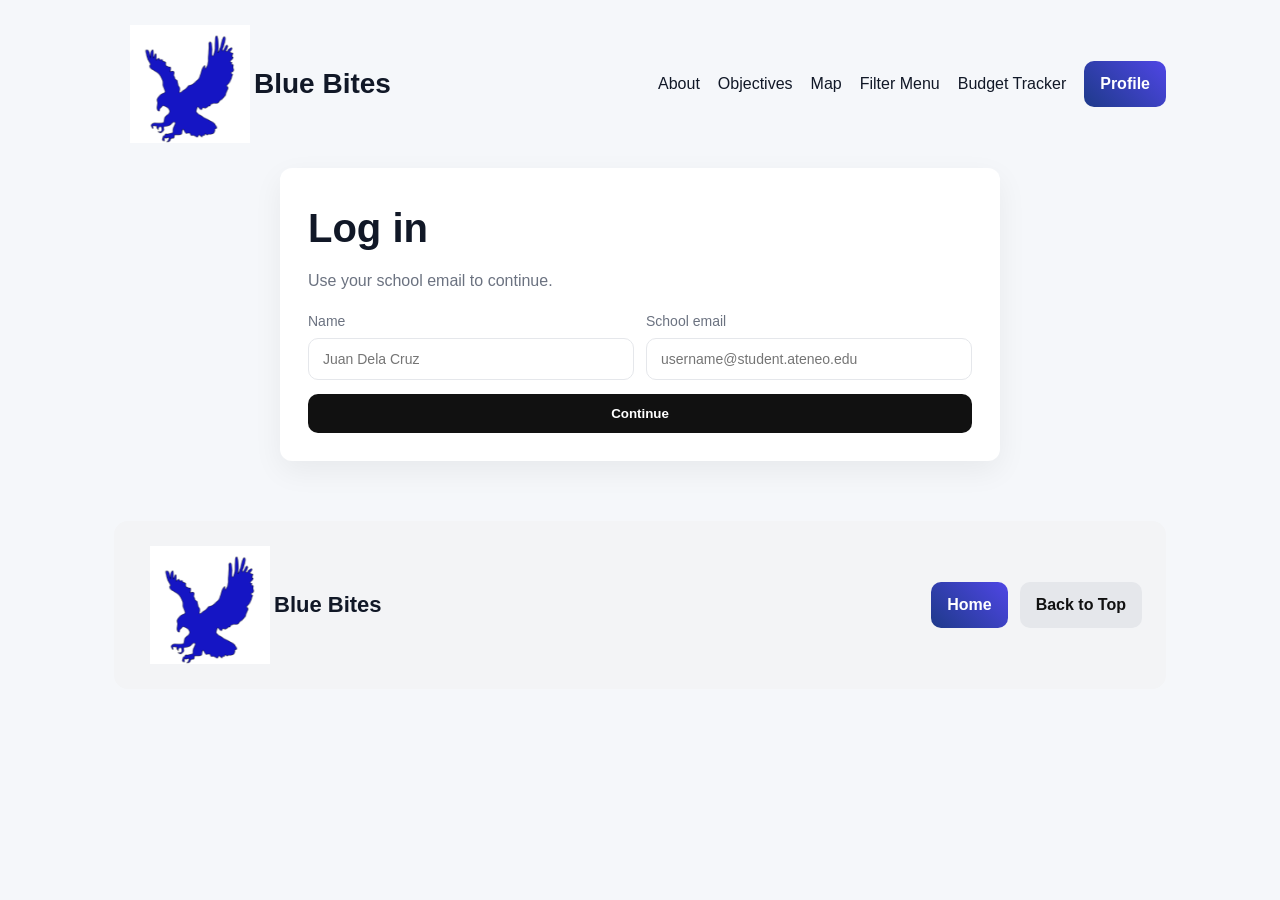
<file: windsurf-project/budget.html>
<!DOCTYPE html>
<html lang="en">
<head>
  <meta charset="UTF-8" />
  <meta name="viewport" content="width=device-width, initial-scale=1.0" />
  <title>Blue Bites — Budget Tracker</title>
  <link rel="stylesheet" href="./styles.css" />
</head>
<body>
  <a id="top"></a>
  <div class="wrapper">
    <header class="header">
      <div class="brand"><a href="index.html" style="display:flex;align-items:center;gap:4px;text-decoration:none;color:inherit;"><img class="logo-img" src="./assets/eagle logo.png" alt="Blue Bites" /><span>Blue Bites</span></a></div>
      <nav class="nav">
        <a href="map.html">Map</a>
        <a href="shop.html#filtersTop">Filter Menu</a>
        <a href="budget.html">Budget Tracker</a>
        <a class="btn" href="profile.html">Profile</a>
        <a href="login.html">Login</a>
      </nav>
    </header>

    <section class="section" style="max-width:900px;margin:0 auto;">
      <h1 class="h1">Budget Tracker</h1>
      <p class="subtle">Keep it simple: set a budget and log your expenses. Saved to your profile.</p>

      <div class="two-col mt-28">
        <div class="card" style="padding:16px;">
          <h3>Budget Setup</h3>
          <form id="budgetSetup" class="form">
            <div class="row">
              <div>
                <div class="label">Budget Amount (₱)</div>
                <input id="amount" class="input" type="number" min="0" step="1" placeholder="1000" />
              </div>
              <div>
                <div class="label">Period (days)</div>
                <input id="periodDays" class="input" type="number" min="1" step="1" placeholder="7" />
              </div>
            </div>
            <button class="submit" type="submit">Save / Reset Period</button>
          </form>

          <div id="budgetSummary" class="mt-28"></div>
        </div>

        <div class="card" style="padding:16px;">
          <h3>Add Expense</h3>
          <form id="expenseForm" class="form">
            <div class="row">
              <div>
                <div class="label">What</div>
                <input id="expNote" class="input" type="text" placeholder="Meal / Snack / Drink" />
              </div>
              <div>
                <div class="label">Amount (₱)</div>
                <input id="expAmount" class="input" type="number" min="1" step="1" placeholder="100" required />
              </div>
            </div>
            <div>
              <div class="label">Date</div>
              <input id="expDate" class="input" type="date" />
            </div>
            <button class="submit" type="submit">Add Expense</button>
          </form>
        </div>
      </div>

      <div class="card mt-28" style="padding:16px;">
        <h3>Expenses</h3>
        <ul id="expensesList"></ul>
      </div>
    </section>

    <footer class="footer">
      <div class="brand"><img class="logo-img" src="./assets/eagle logo.png" alt="Blue Bites" /><span>Blue Bites</span></div>
      <div class="actions">
        <a class="action-btn action-primary" href="index.html">Home</a>
        <a class="action-btn action-secondary" href="#top">Back to Top</a>
      </div>
    </footer>
  </div>
  <script src="./script.js"></script>
</body>
</html>
</file>
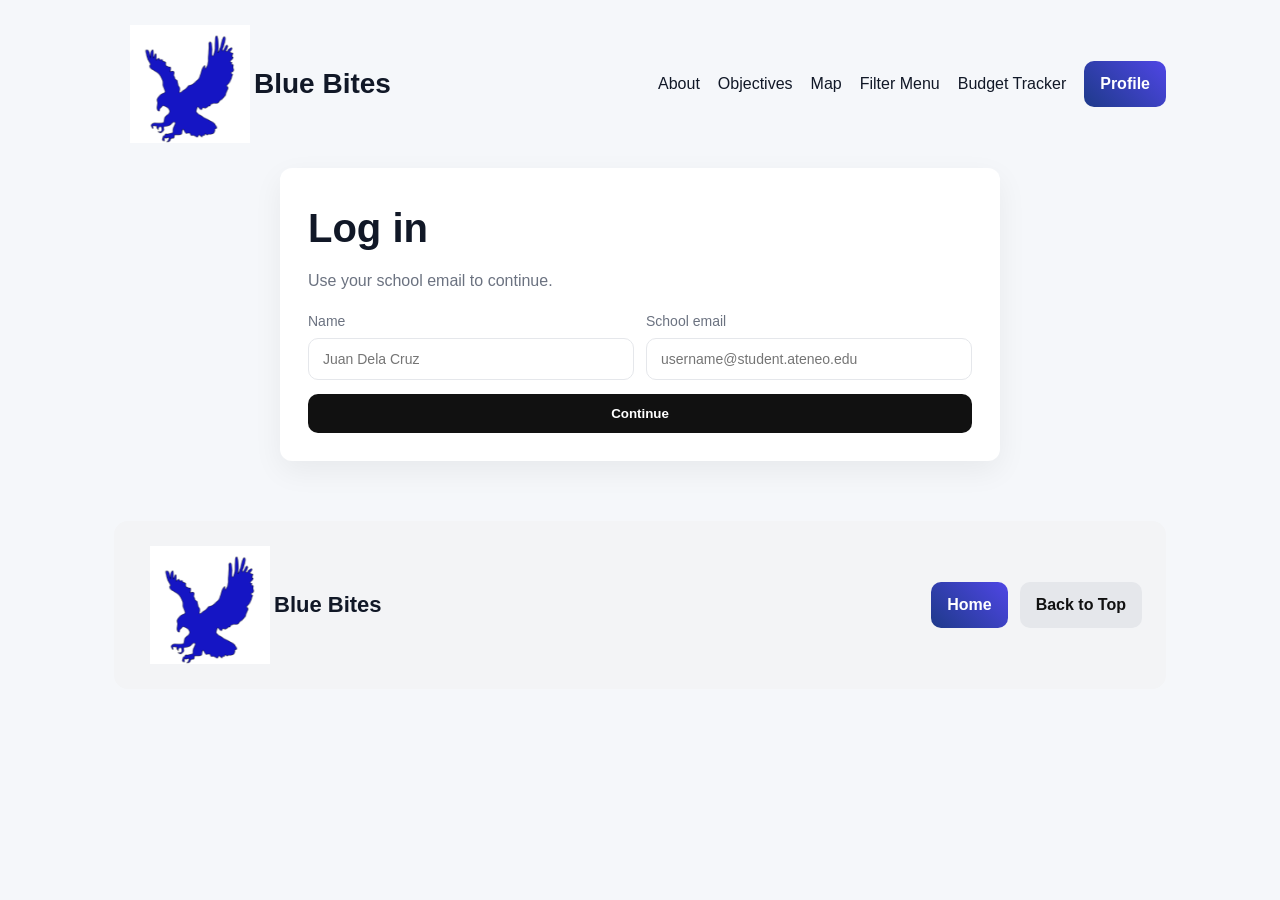
<file: windsurf-project/login.html>
<!DOCTYPE html>
<html lang="en">
<head>
  <meta charset="UTF-8" />
  <meta name="viewport" content="width=device-width, initial-scale=1.0" />
  <title>Blue Bites — Login</title>
  <link rel="stylesheet" href="./styles.css" />
</head>
<body>
  <a id="top"></a>
  <div class="wrapper">
    <header class="header">
      <div class="brand"><img class="logo-img" src="./assets/eagle logo.png" alt="Blue Bites" /><span>Blue Bites</span></div>
      <nav class="nav">
        <a href="index.html">About</a>
        <a href="objectives.html">Objectives</a>
        <a href="map.html">Map</a>
        <a href="shop.html#filtersTop">Filter Menu</a>
        <a href="budget.html">Budget Tracker</a>
        <a class="btn" href="profile.html">Profile</a>
      </nav>
    </header>

    <section class="section" style="max-width:720px;margin:0 auto;">
      <h1 class="h1">Log in</h1>
      <p class="subtle">Use your school email to continue.</p>
      <form id="loginForm" class="form" style="margin-top:16px">
        <div class="row">
          <div>
            <div class="label">Name</div>
            <input id="name" class="input" type="text" placeholder="Juan Dela Cruz" required />
          </div>
          <div>
            <div class="label">School email</div>
            <input id="email" class="input" type="email" placeholder="username@student.ateneo.edu" required />
          </div>
        </div>
        <button class="submit" type="submit">Continue</button>
      </form>
    </section>

    <footer class="footer">
      <div class="brand"><img class="logo-img" src="./assets/eagle logo.png" alt="Blue Bites" /><span>Blue Bites</span></div>
      <div class="actions">
        <a class="action-btn action-primary" href="index.html">Home</a>
        <a class="action-btn action-secondary" href="#top">Back to Top</a>
      </div>
    </footer>
  </div>
  <script src="./script.js"></script>
</body>
</html>
</file>
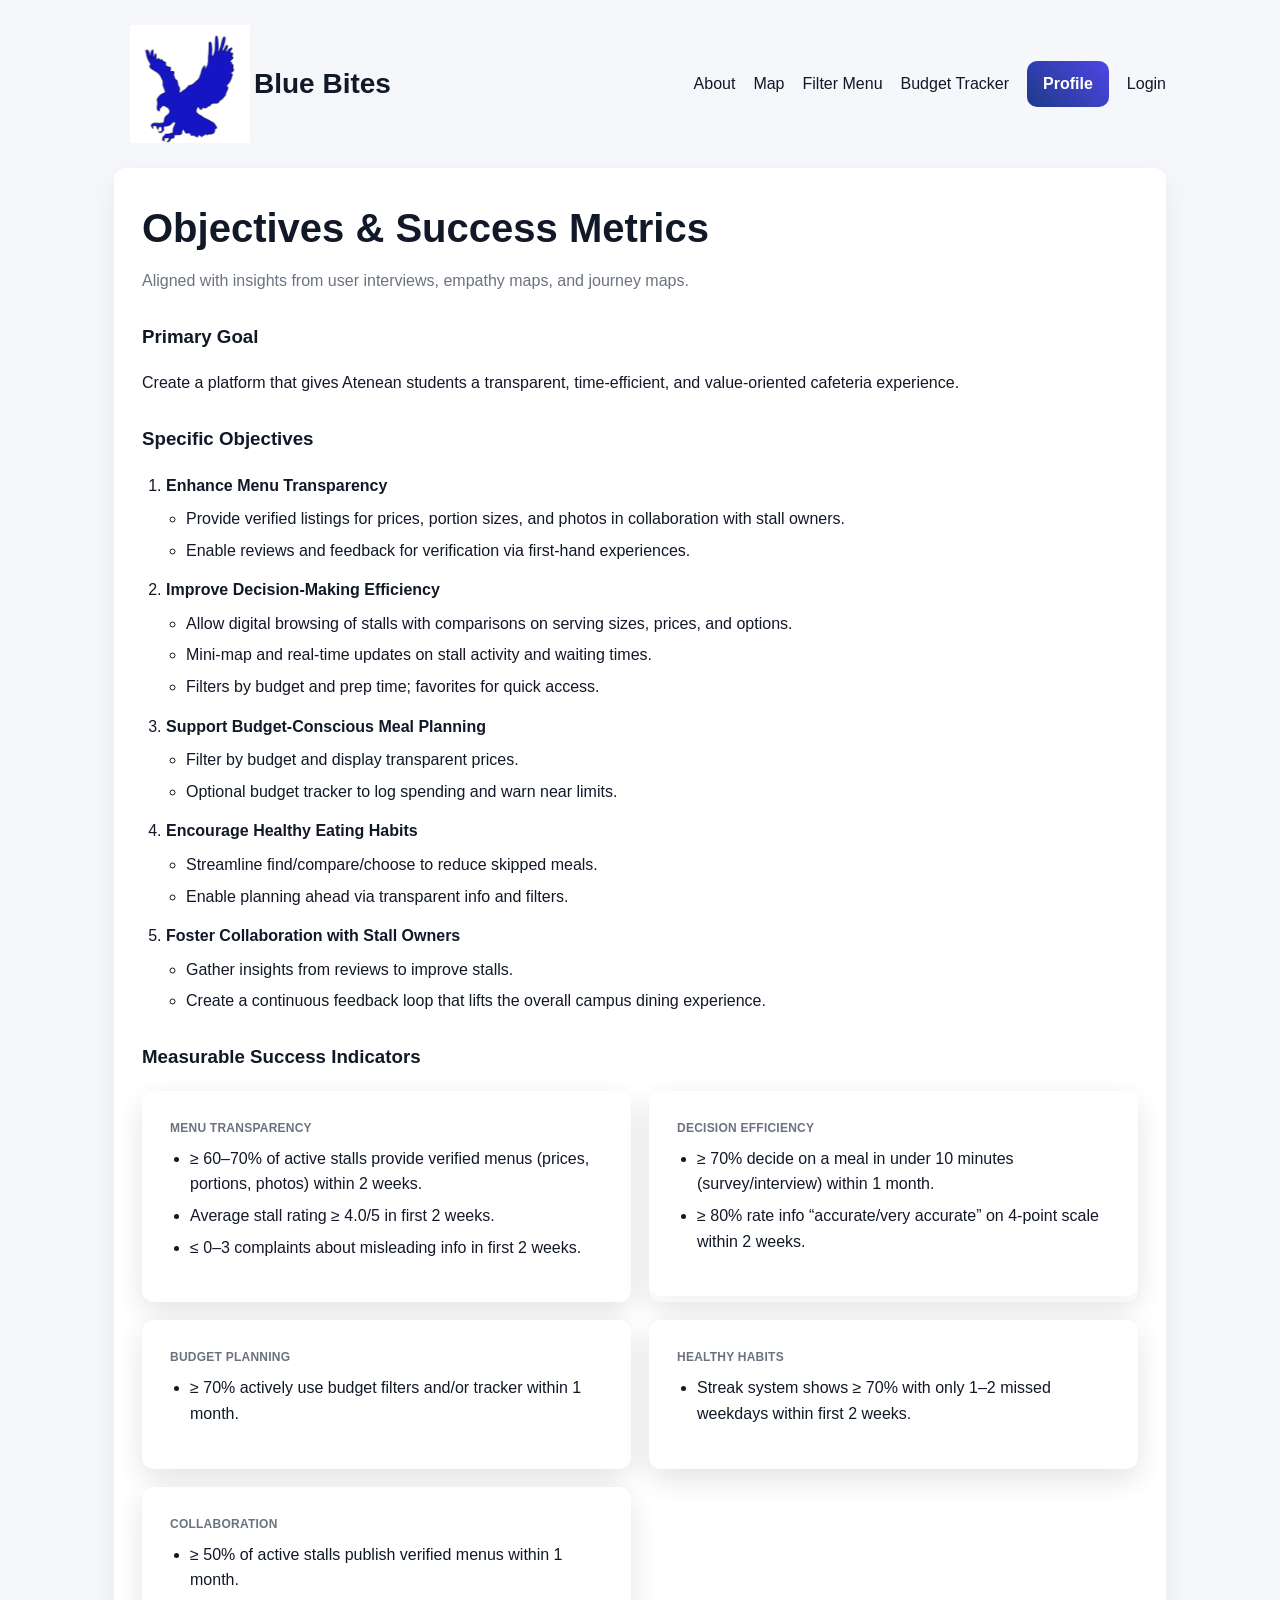
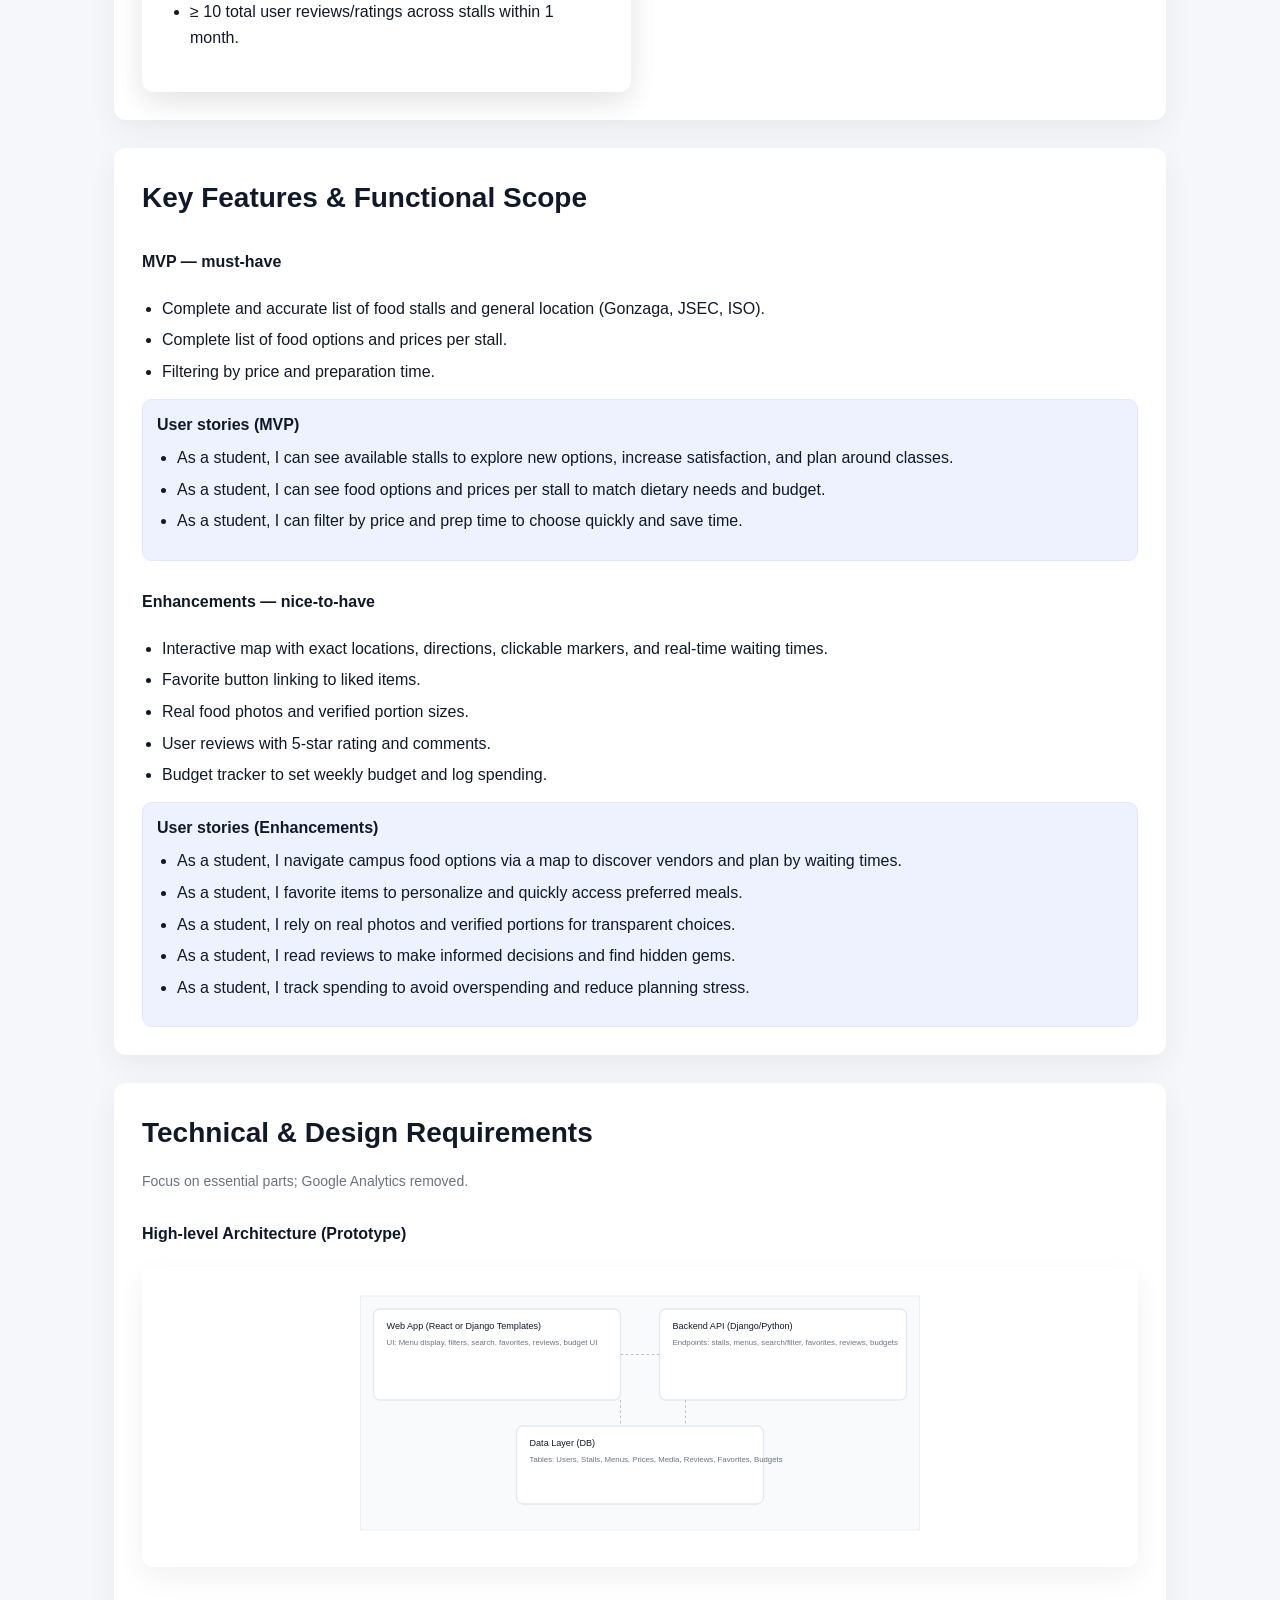
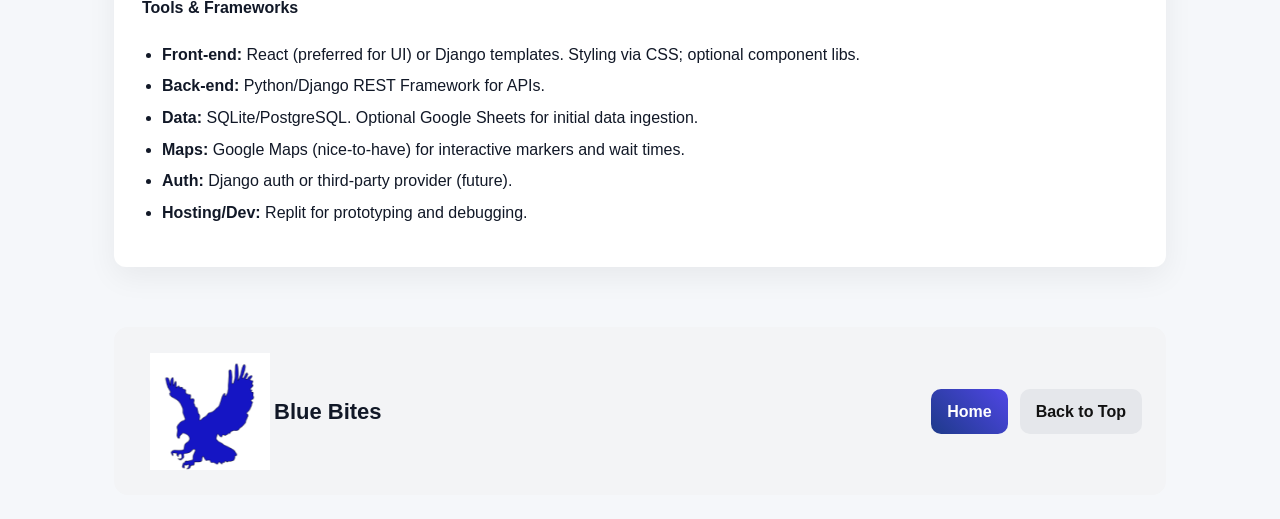
<file: windsurf-project/objectives.html>
<!DOCTYPE html>
<html lang="en">
<head>
  <meta charset="UTF-8" />
  <meta name="viewport" content="width=device-width, initial-scale=1.0" />
  <title>Blue Bite — Objectives & Success Metrics</title>
  <link rel="stylesheet" href="./styles.css" />
</head>
<body>
  <a id="top"></a>
  <div class="wrapper">
    <header class="header">
      <div class="brand"><img class="logo-img" src="./assets/eagle logo.png" alt="Blue Bites" /><span>Blue Bites</span></div>
      <nav class="nav">
        <a href="index.html">About</a>
        <a href="map.html">Map</a>
        <a href="shop.html#filtersTop">Filter Menu</a>
        <a href="budget.html">Budget Tracker</a>
        <a class="btn" href="profile.html">Profile</a>
        <a href="login.html">Login</a>
      </nav>
    </header>

    <section class="section">
      <h1 class="h1">Objectives & Success Metrics</h1>
      <p class="subtle">Aligned with insights from user interviews, empathy maps, and journey maps.</p>

      <h3 class="mt-28">Primary Goal</h3>
      <p>Create a platform that gives Atenean students a transparent, time‑efficient, and value‑oriented cafeteria experience.</p>

      <h3 class="mt-28">Specific Objectives</h3>
      <ol>
        <li>
          <strong>Enhance Menu Transparency</strong>
          <ul>
            <li>Provide verified listings for prices, portion sizes, and photos in collaboration with stall owners.</li>
            <li>Enable reviews and feedback for verification via first‑hand experiences.</li>
          </ul>
        </li>
        <li>
          <strong>Improve Decision‑Making Efficiency</strong>
          <ul>
            <li>Allow digital browsing of stalls with comparisons on serving sizes, prices, and options.</li>
            <li>Mini‑map and real‑time updates on stall activity and waiting times.</li>
            <li>Filters by budget and prep time; favorites for quick access.</li>
          </ul>
        </li>
        <li>
          <strong>Support Budget‑Conscious Meal Planning</strong>
          <ul>
            <li>Filter by budget and display transparent prices.</li>
            <li>Optional budget tracker to log spending and warn near limits.</li>
          </ul>
        </li>
        <li>
          <strong>Encourage Healthy Eating Habits</strong>
          <ul>
            <li>Streamline find/compare/choose to reduce skipped meals.</li>
            <li>Enable planning ahead via transparent info and filters.</li>
          </ul>
        </li>
        <li>
          <strong>Foster Collaboration with Stall Owners</strong>
          <ul>
            <li>Gather insights from reviews to improve stalls.</li>
            <li>Create a continuous feedback loop that lifts the overall campus dining experience.</li>
          </ul>
        </li>
      </ol>

      <h3 class="mt-28">Measurable Success Indicators</h3>
      <div class="two-col">
        <div class="card">
          <div class="section">
            <div class="kicker">Menu Transparency</div>
            <ul>
              <li>≥ 60–70% of active stalls provide verified menus (prices, portions, photos) within 2 weeks.</li>
              <li>Average stall rating ≥ 4.0/5 in first 2 weeks.</li>
              <li>≤ 0–3 complaints about misleading info in first 2 weeks.</li>
            </ul>
          </div>
        </div>
        <div class="card">
          <div class="section">
            <div class="kicker">Decision Efficiency</div>
            <ul>
              <li>≥ 70% decide on a meal in under 10 minutes (survey/interview) within 1 month.</li>
              <li>≥ 80% rate info “accurate/very accurate” on 4‑point scale within 2 weeks.</li>
            </ul>
          </div>
        </div>
        <div class="card">
          <div class="section">
            <div class="kicker">Budget Planning</div>
            <ul>
              <li>≥ 70% actively use budget filters and/or tracker within 1 month.</li>
            </ul>
          </div>
        </div>
        <div class="card">
          <div class="section">
            <div class="kicker">Healthy Habits</div>
            <ul>
              <li>Streak system shows ≥ 70% with only 1–2 missed weekdays within first 2 weeks.</li>
            </ul>
          </div>
        </div>
        <div class="card">
          <div class="section">
            <div class="kicker">Collaboration</div>
            <ul>
              <li>≥ 50% of active stalls publish verified menus within 1 month.</li>
              <li>≥ 10 total user reviews/ratings across stalls within 1 month.</li>
            </ul>
          </div>
        </div>
      </div>
    </section>

    <section class="section mt-28">
      <h2 class="h1" style="font-size:28px">Key Features & Functional Scope</h2>

      <h4 class="mt-28">MVP — must‑have</h4>
      <ul>
        <li>Complete and accurate list of food stalls and general location (Gonzaga, JSEC, ISO).</li>
        <li>Complete list of food options and prices per stall.</li>
        <li>Filtering by price and preparation time.</li>
      </ul>
      <div class="callout">
        <strong>User stories (MVP)</strong>
        <ul>
          <li>As a student, I can see available stalls to explore new options, increase satisfaction, and plan around classes.</li>
          <li>As a student, I can see food options and prices per stall to match dietary needs and budget.</li>
          <li>As a student, I can filter by price and prep time to choose quickly and save time.</li>
        </ul>
      </div>

      <h4 class="mt-28">Enhancements — nice‑to‑have</h4>
      <ul>
        <li>Interactive map with exact locations, directions, clickable markers, and real‑time waiting times.</li>
        <li>Favorite button linking to liked items.</li>
        <li>Real food photos and verified portion sizes.</li>
        <li>User reviews with 5‑star rating and comments.</li>
        <li>Budget tracker to set weekly budget and log spending.</li>
      </ul>
      <div class="callout">
        <strong>User stories (Enhancements)</strong>
        <ul>
          <li>As a student, I navigate campus food options via a map to discover vendors and plan by waiting times.</li>
          <li>As a student, I favorite items to personalize and quickly access preferred meals.</li>
          <li>As a student, I rely on real photos and verified portions for transparent choices.</li>
          <li>As a student, I read reviews to make informed decisions and find hidden gems.</li>
          <li>As a student, I track spending to avoid overspending and reduce planning stress.</li>
        </ul>
      </div>
    </section>

    <section class="section mt-28">
      <h2 class="h1" style="font-size:28px">Technical & Design Requirements</h2>
      <p class="small">Focus on essential parts; Google Analytics removed.</p>

      <h4 class="mt-28">High‑level Architecture (Prototype)</h4>
      <div class="card" style="padding:16px">
        <svg viewBox="0 0 900 400" width="100%" height="260" xmlns="http://www.w3.org/2000/svg">
          <defs>
            <style>
              .b{fill:#fff;stroke:#e5e7eb;stroke-width:2;rx:10;ry:10}
              .t{font:14px 'Segoe UI',sans-serif;fill:#111827}
              .s{font:12px 'Segoe UI',sans-serif;fill:#6b7280}
            </style>
          </defs>
          <rect x="20" y="20" width="860" height="360" fill="#f9fafb" stroke="#e5e7eb"/>
          <rect class="b" x="40" y="40" width="380" height="140"/>
          <text class="t" x="60" y="70">Web App (React or Django Templates)</text>
          <text class="s" x="60" y="95">UI: Menu display, filters, search, favorites, reviews, budget UI</text>

          <rect class="b" x="480" y="40" width="380" height="140"/>
          <text class="t" x="500" y="70">Backend API (Django/Python)</text>
          <text class="s" x="500" y="95">Endpoints: stalls, menus, search/filter, favorites, reviews, budgets</text>

          <rect class="b" x="260" y="220" width="380" height="120"/>
          <text class="t" x="280" y="250">Data Layer (DB)</text>
          <text class="s" x="280" y="275">Tables: Users, Stalls, Menus, Prices, Media, Reviews, Favorites, Budgets</text>

          <line x1="420" y1="110" x2="480" y2="110" stroke="#9ca3af" stroke-dasharray="4 4"/>
          <line x1="420" y1="180" x2="420" y2="220" stroke="#9ca3af" stroke-dasharray="4 4"/>
          <line x1="520" y1="180" x2="520" y2="220" stroke="#9ca3af" stroke-dasharray="4 4"/>
        </svg>
      </div>

      <h4 class="mt-28">Tools & Frameworks</h4>
      <ul>
        <li><strong>Front‑end:</strong> React (preferred for UI) or Django templates. Styling via CSS; optional component libs.</li>
        <li><strong>Back‑end:</strong> Python/Django REST Framework for APIs.</li>
        <li><strong>Data:</strong> SQLite/PostgreSQL. Optional Google Sheets for initial data ingestion.</li>
        <li><strong>Maps:</strong> Google Maps (nice‑to‑have) for interactive markers and wait times.</li>
        <li><strong>Auth:</strong> Django auth or third‑party provider (future).</li>
        <li><strong>Hosting/Dev:</strong> Replit for prototyping and debugging.</li>
      </ul>
    </section>

    <footer class="footer">
      <div class="brand"><img class="logo-img" src="./assets/eagle logo.png" alt="Blue Bites" /><span>Blue Bites</span></div>
      <div class="actions">
        <a class="action-btn action-primary" href="index.html">Home</a>
        <a class="action-btn action-secondary" href="#top">Back to Top</a>
      </div>
    </footer>
  </div>
  <script src="./script.js"></script>
</body>
</html>
</file>
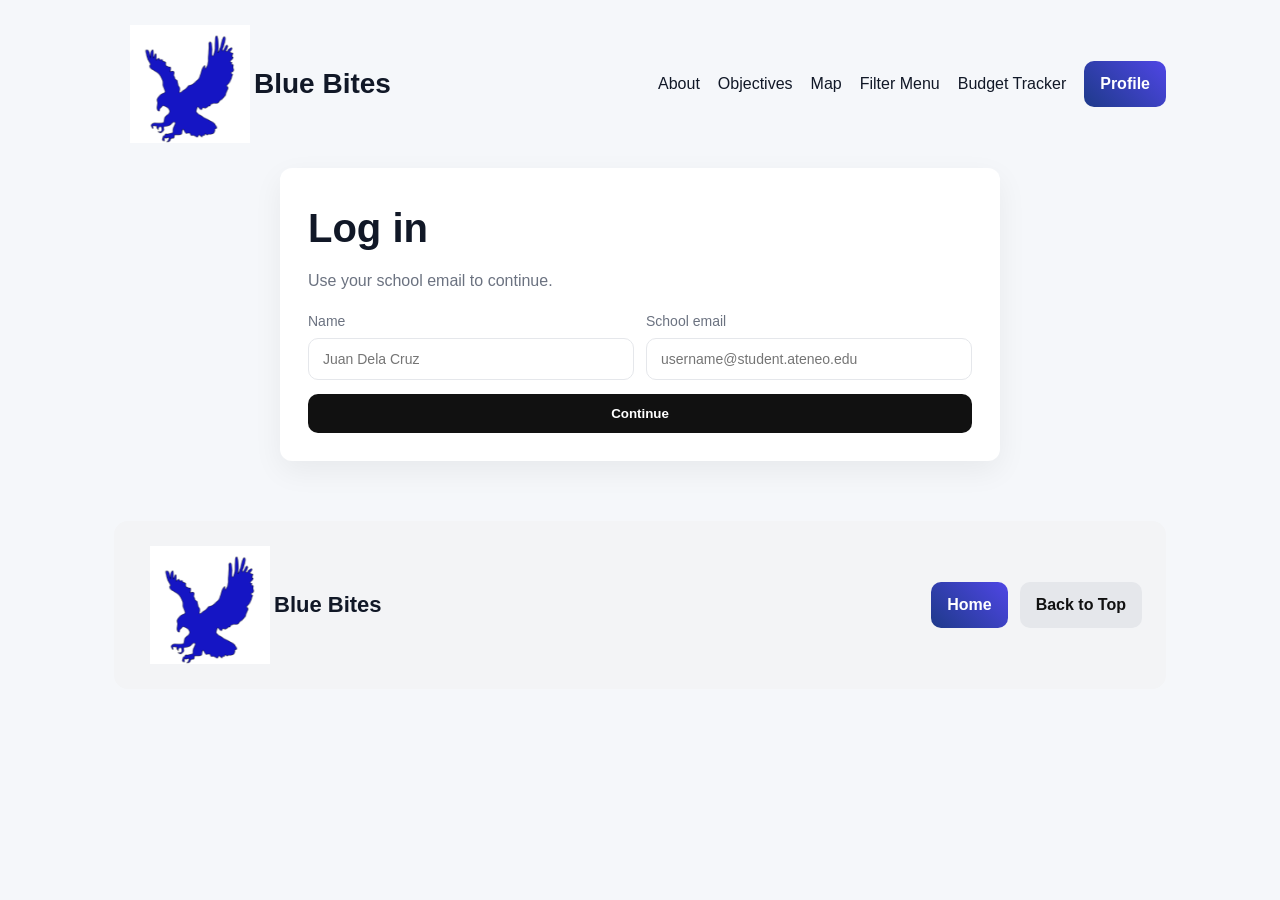
<file: windsurf-project/profile.html>
<!DOCTYPE html>
<html lang="en">
<head>
  <meta charset="UTF-8" />
  <meta name="viewport" content="width=device-width, initial-scale=1.0" />
  <title>Blue Bites — Profile</title>
  <link rel="stylesheet" href="./styles.css" />
</head>
<body>
  <a id="top"></a>
  <div class="wrapper">
    <header class="header">
      <div class="brand"><img class="logo-img" src="./assets/eagle logo.png" alt="Blue Bites" /><span>Blue Bites</span></div>
      <nav class="nav">
        <a href="map.html">Map</a>
        <a href="shop.html#filtersTop">Filter Menu</a>
        <a href="budget.html">Budget Tracker</a>
        <a class="btn" href="profile.html">Profile</a>
        <a href="login.html">Login</a>
      </nav>
    </header>

    <section class="section">
      <div style="display:flex; align-items:center; gap:18px;">
        <div>
          <h1 class="h1" id="profileName">Username</h1>
          <div class="subtle" id="profileEmail">ateneoemailaccount@student.ateneo.edu</div>
        </div>
        <div style="margin-left:auto;">
          <button id="logoutBtn" class="fav-btn">Log out</button>
        </div>
      </div>

      <h3 class="mt-28">Favorites ☆</h3>

      <div class="card mt-28" style="padding:16px;">
        <strong>Favorite Meals</strong>
        <ul id="favMeals" style="margin-top:10px"></ul>
      </div>

      <div class="card mt-28" style="padding:16px;">
        <strong>Favorite Food Stalls</strong>
        <div class="cards mt-28">
          <div class="card-item"><div style="height:120px;background:#e5e7eb;border-radius:10px"></div></div>
          <div class="card-item"><div style="height:120px;background:#e5e7eb;border-radius:10px"></div></div>
          <div class="card-item"><div style="height:120px;background:#e5e7eb;border-radius:10px"></div></div>
        </div>
      </div>
    </section>

    <footer class="footer">
      <div class="brand"><img class="logo-img" src="./assets/eagle logo.png" alt="Blue Bites" /><span>Blue Bites</span></div>
      <div class="actions">
        <a class="action-btn action-primary" href="index.html">Home</a>
        <a class="action-btn action-secondary" href="#top">Back to Top</a>
      </div>
    </footer>
  </div>
  <script src="./script.js"></script>
</body>
</html>
</file>
<file: windsurf-project/styles.css>
:root {
  --brand:#1e3a8a; /* deep blue */
  --brand-2:#4f46e5; /* indigo */
  --text:#111827;
  --muted:#6b7280;
  --bg:#f5f7fa;
  --card:#ffffff;
  --radius:12px;
}
* { box-sizing: border-box; }
html, body { height: 100%; }
body {
  font-family: 'Segoe UI', Tahoma, Geneva, Verdana, sans-serif;
  color: var(--text);
  background: var(--bg);
  margin: 0;
  line-height: 1.6;
}
.wrapper { max-width: 1100px; margin: 0 auto; padding: 24px; }

/* Header */
.header { display:flex; align-items:center; justify-content:space-between; margin-bottom: 24px; padding-left: 16px; }
.brand { display:flex; align-items:center; gap:4px; font-weight:800; font-size: 28px; }
.brand .logo-img { width:120px; height:120px; object-fit:contain; display:block; }
.brand span { color: var(--text); }
.nav { display:flex; align-items:center; gap:18px; }
.nav a { color: var(--text); text-decoration:none; font-weight: 500; }
.nav .btn { padding:10px 16px; background: linear-gradient(45deg, var(--brand), var(--brand-2)); color:#fff; border-radius: 10px; font-weight:600; }
.btn-cta { padding:14px 22px; font-size:20px; border-radius:12px; background: linear-gradient(45deg, var(--brand-2), var(--brand)); color:#fff; text-decoration:none; display:inline-block; }

.card { background: var(--card); border-radius: var(--radius); box-shadow: 0 10px 30px rgba(0,0,0,.06); }
.section { padding: 28px; background: var(--card); border-radius: var(--radius); box-shadow: 0 10px 30px rgba(0,0,0,.06); }
.h1 { font-size: 40px; font-weight: 800; margin: 0 0 8px; }
.subtle { color: var(--muted); margin-top:0; }
.grid-2 { display:grid; grid-template-columns: 1.2fr .8fr; gap: 28px; }
@media (max-width: 900px){ .grid-2 { grid-template-columns: 1fr; } }
.hero-img { width:100%; height: 360px; object-fit: cover; border-radius: 12px; }

/* Content */
.lead { color: var(--muted); }

/* Contact form */
.form { margin-top: 20px; display:grid; gap:14px; }
.row { display:grid; grid-template-columns: 1fr 1fr; gap:12px; }
@media (max-width: 700px){ .row { grid-template-columns:1fr; } }
.label { font-size: 14px; color: var(--muted); margin-bottom: 6px; }
.input, .textarea { width:100%; padding:12px 14px; border:1px solid #e5e7eb; border-radius:10px; font-size:14px; }
.textarea { min-height: 120px; resize: vertical; }
.submit { padding:12px 16px; background:#111; color:#fff; border:none; border-radius:10px; font-weight:600; cursor:pointer; }

/* Footer */
.footer { margin-top: 60px; padding: 24px 24px 24px 36px; display:flex; align-items:center; justify-content:space-between; background:#f3f4f6; border-radius: 14px; }
.footer .brand { font-size: 22px; }
.actions { display:flex; gap:12px; }
.action-btn { padding:10px 16px; border-radius:10px; font-weight:600; text-decoration:none; }
.action-btn.small { padding:8px 12px; font-size:14px; }
.action-primary { background: linear-gradient(45deg, var(--brand), var(--brand-2)); color:#fff; }
.action-secondary { background:#e5e7eb; color:#111; }
/* Tertiary: lighter background */
.action-tertiary { background:#f5f6f8; color:#111; border:1px solid #e5e7eb; }
/* Force black text for small action buttons under CTA */
.action-btn.small.action-primary,
.action-btn.small.action-secondary,
.action-btn.small.action-tertiary { color:#111; }

/* Cards grid */
.cards { display:grid; grid-template-columns: repeat(auto-fill, minmax(230px, 1fr)); gap:18px; }
.card-item { background:#fff; padding:14px; border-radius:12px; box-shadow:0 6px 16px rgba(0,0,0,.06); }
.card-item img { width:100%; height:150px; object-fit:cover; border-radius:10px; }
.card-item .name { font-weight:700; margin:10px 0 4px; }
.card-item .desc { color: var(--muted); font-size:14px; }
.card-item .price { font-weight:800; margin-top:6px; }

/* Product detail */
.detail { display:grid; grid-template-columns: 1.1fr .9fr; gap:28px; }
@media (max-width: 900px){ .detail { grid-template-columns:1fr; } }
.detail .media { width:100%; height:360px; object-fit:cover; border-radius:12px; }
.badge { display:inline-block; padding:8px 14px; border-radius:10px; border:1px solid #e5e7eb; background:#fff; }
.favorite { display:inline-block; margin-top:12px; padding:12px 18px; background:#0f172a; color:#fff; border-radius:10px; text-decoration:none; }
.fav-btn { margin-top:10px; padding:8px 12px; border:1px solid #e5e7eb; background:#fff; border-radius:10px; cursor:pointer; }
.fav-btn.active { border-color:#6366f1; background:#eef2ff; }
.checklist { margin-top:10px; display:grid; gap:8px; color:#374151; }

/* Banner */
.banner { position:relative; }
.banner img { width:100%; height: 320px; object-fit:cover; border-radius:12px; }
.banner .title { position:absolute; inset:auto auto 20px 20px; color:#fff; font-size:40px; font-weight:800; text-shadow:0 6px 24px rgba(0,0,0,.45); }
.banner .fav { position:absolute; right:16px; top:12px; background:#fff; padding:8px 10px; border-radius:10px; font-size:12px; }

/* Utility */
.mt-28 { margin-top:28px; }
.mb-20 { margin-bottom:20px; }
.small { font-size: 14px; color: var(--muted); }

/* Filter stub */
.filter { margin: 6px 0 18px; color: var(--muted); }
.chips { display:flex; flex-wrap:wrap; gap:8px; margin-bottom:12px; }
.chip { padding:8px 12px; border:1px solid #e5e7eb; border-radius:999px; cursor:pointer; background:#fff; font-size:14px; }
.chip.active { background:#eef2ff; border-color:#6366f1; }
.filters { display:flex; flex-wrap:wrap; gap:10px; align-items:center; margin-top:10px; }
.input-text { padding:10px 12px; border:1px solid #e5e7eb; border-radius:10px; }
.range { accent-color: var(--brand-2); }
.muted { color: var(--muted); font-size: 14px; }

/* Lists and content helpers */
ul { margin: 8px 0 14px 20px; padding: 0; }
ol { margin: 8px 0 14px 24px; padding: 0; }
li { margin: 6px 0; }
.kicker { color: var(--muted); letter-spacing:.02em; text-transform: uppercase; font-size:12px; font-weight:700; }
.callout { background:#eef2ff; border:1px solid #e0e7ff; padding:12px 14px; border-radius:10px; }
.two-col { display:grid; grid-template-columns: 1fr 1fr; gap: 18px; }
@media (max-width: 900px){ .two-col { grid-template-columns:1fr; } }
</file>
